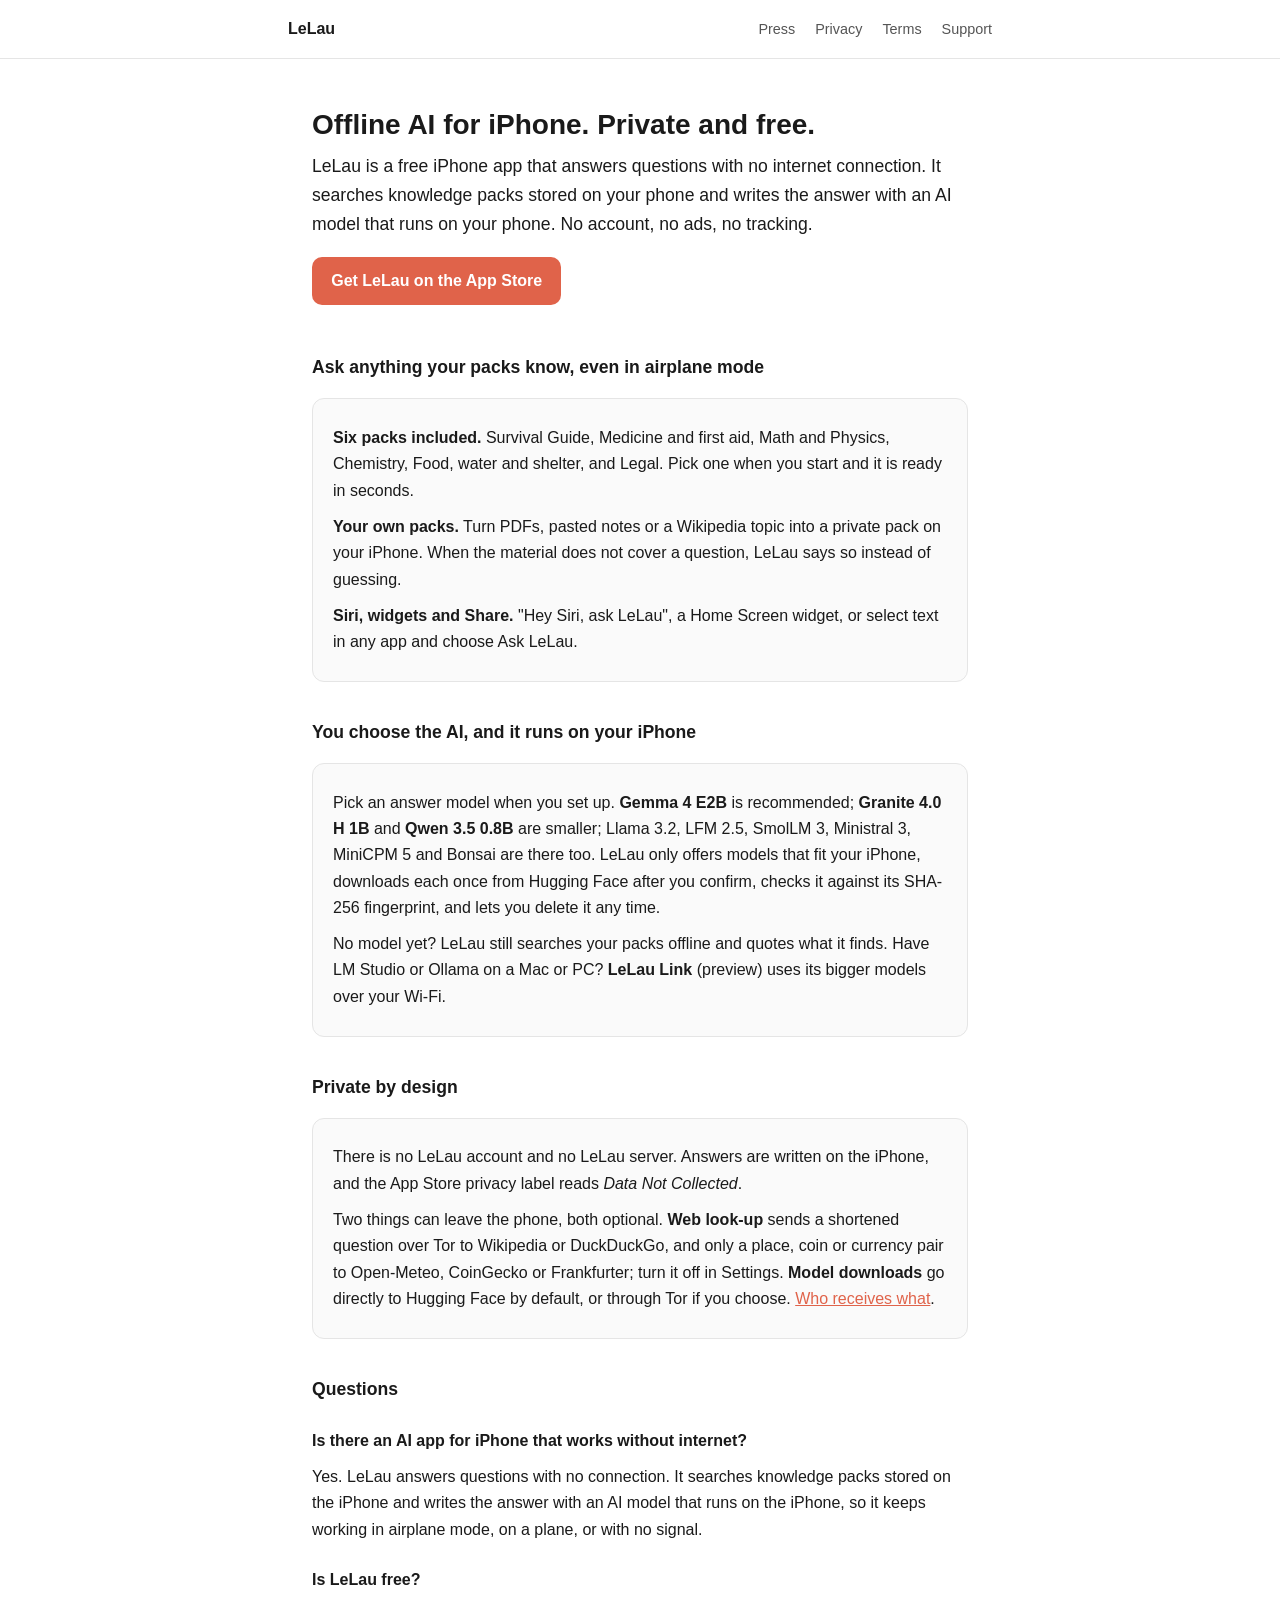
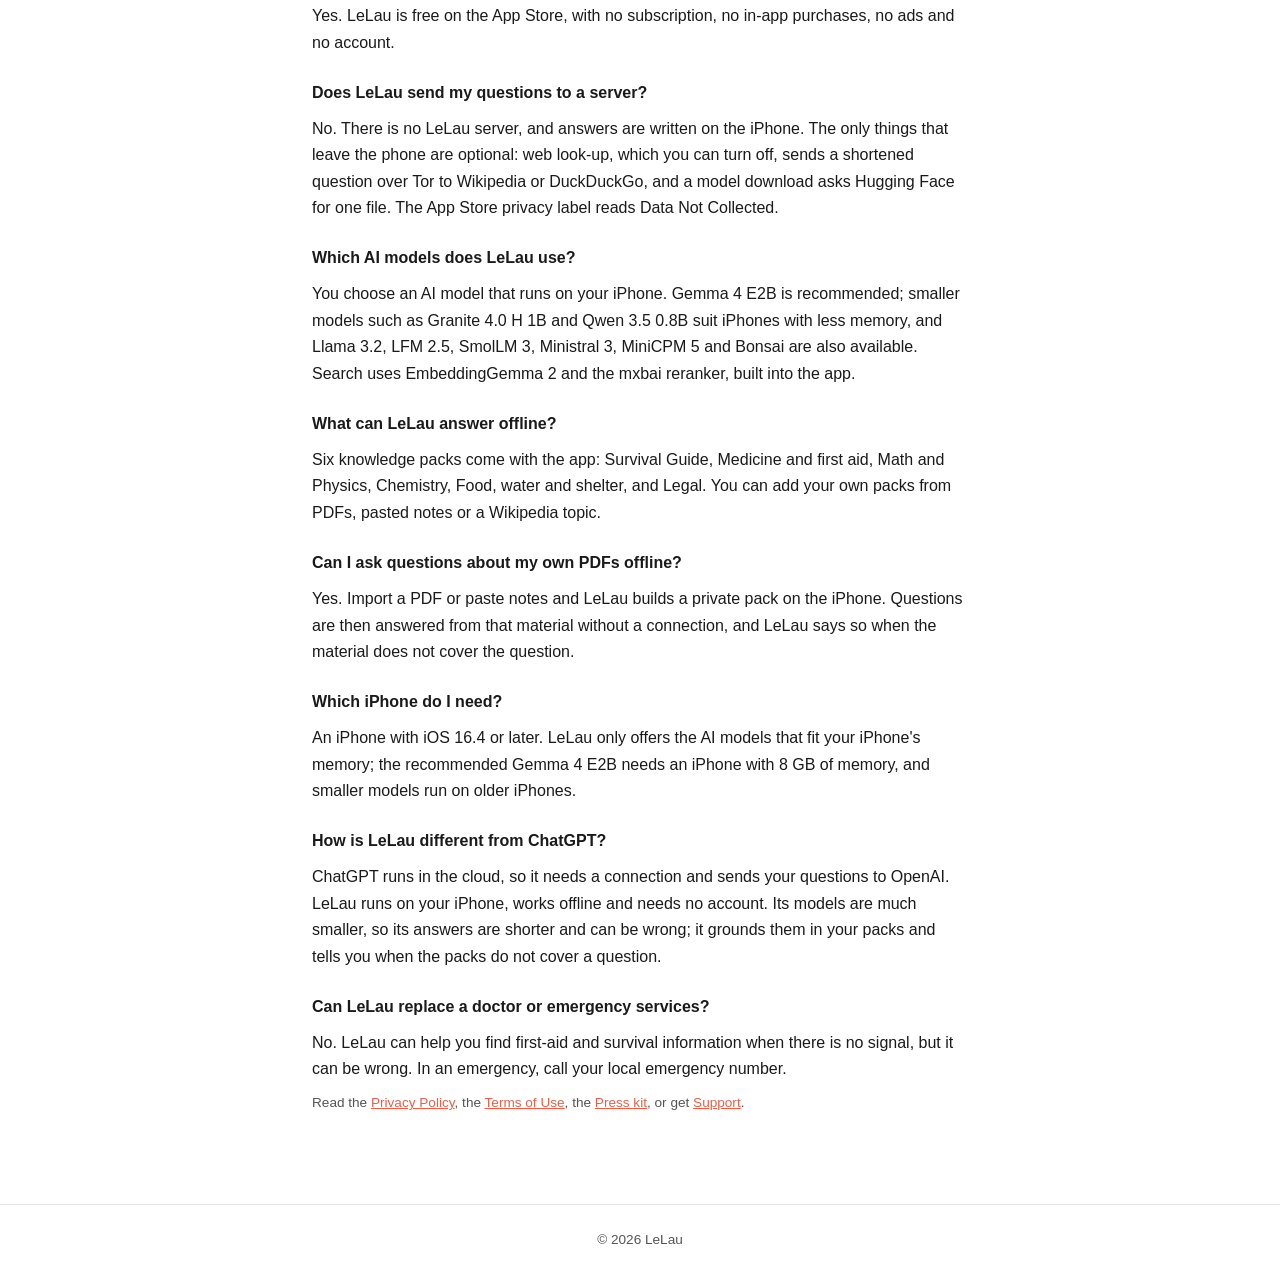
<file: index.html>
<!doctype html>
<html lang="en">
<head>
<meta charset="utf-8">
<meta name="viewport" content="width=device-width, initial-scale=1">
<title>LeLau: offline AI for iPhone, private and free</title>
<meta name="description" content="LeLau is a free iPhone app that answers questions with no internet connection. It searches knowledge packs on your phone and writes answers with an AI model that runs on the phone. No account, no ads, no tracking.">
<link rel="canonical" href="https://lelau.org/">
<meta name="apple-itunes-app" content="app-id=6782919899">
<meta property="og:type" content="website">
<meta property="og:title" content="LeLau: offline AI for iPhone">
<meta property="og:description" content="Ask your packs anything, even in airplane mode. A private AI that runs on your iPhone. Free, no account.">
<meta property="og:url" content="https://lelau.org/">
<meta property="og:image" content="https://lelau.org/press/lelau-icon-1024.png">
<meta name="twitter:card" content="summary">
<link rel="stylesheet" href="style.css">
<script type="application/ld+json">
{
  "@context": "https://schema.org",
  "@type": "MobileApplication",
  "name": "LeLau: Private Offline AI",
  "alternateName": "LeLau",
  "description": "A free iPhone app that answers questions with no internet connection, from knowledge packs stored on the phone, using an AI model that runs on the phone. No account, no ads, no analytics.",
  "operatingSystem": "iOS 16.4 or later",
  "applicationCategory": "UtilitiesApplication",
  "url": "https://lelau.org/",
  "downloadUrl": "https://apps.apple.com/app/id6782919899",
  "installUrl": "https://apps.apple.com/app/id6782919899",
  "sameAs": ["https://apps.apple.com/app/id6782919899"],
  "image": "https://lelau.org/press/lelau-icon-1024.png",
  "offers": { "@type": "Offer", "price": "0", "priceCurrency": "USD" },
  "author": { "@type": "Person", "name": "Leonardo Calancea" },
  "featureList": [
    "Works offline, including airplane mode",
    "Six knowledge packs included: survival, first aid and medicine, math and physics, chemistry, food and water, legal",
    "Build private packs from PDFs, notes or a Wikipedia topic",
    "Choose an on-device AI model such as Gemma 4, Granite 4.0, Qwen 3.5 or Llama 3.2",
    "No account, no ads, no analytics",
    "Optional web look-up over Tor",
    "Siri, widgets and the Share sheet"
  ]
}
</script>
<script type="application/ld+json">
{
  "@context": "https://schema.org",
  "@type": "FAQPage",
  "mainEntity": [
    { "@type": "Question", "name": "Is there an AI app for iPhone that works without internet?",
      "acceptedAnswer": { "@type": "Answer", "text": "Yes. LeLau answers questions with no connection. It searches knowledge packs stored on the iPhone and writes the answer with an AI model that runs on the iPhone, so it keeps working in airplane mode, on a plane, or with no signal." } },
    { "@type": "Question", "name": "Is LeLau free?",
      "acceptedAnswer": { "@type": "Answer", "text": "Yes. LeLau is free on the App Store, with no subscription, no in-app purchases, no ads and no account." } },
    { "@type": "Question", "name": "Does LeLau send my questions to a server?",
      "acceptedAnswer": { "@type": "Answer", "text": "No. There is no LeLau server, and answers are written on the iPhone. The only things that leave the phone are optional: web look-up, which you can turn off, sends a shortened question over Tor to Wikipedia or DuckDuckGo, and a model download asks Hugging Face for one file. The App Store privacy label reads Data Not Collected." } },
    { "@type": "Question", "name": "Which AI models does LeLau use?",
      "acceptedAnswer": { "@type": "Answer", "text": "You choose an AI model that runs on your iPhone. Gemma 4 E2B is recommended; smaller models such as Granite 4.0 H 1B and Qwen 3.5 0.8B suit iPhones with less memory, and Llama 3.2, LFM 2.5, SmolLM 3, Ministral 3, MiniCPM 5 and Bonsai are also available. Search uses EmbeddingGemma 2 and the mxbai reranker, built into the app." } },
    { "@type": "Question", "name": "What can LeLau answer offline?",
      "acceptedAnswer": { "@type": "Answer", "text": "Six knowledge packs come with the app: Survival Guide, Medicine and first aid, Math and Physics, Chemistry, Food, water and shelter, and Legal. You can add your own packs from PDFs, pasted notes or a Wikipedia topic." } },
    { "@type": "Question", "name": "Can I ask questions about my own PDFs offline?",
      "acceptedAnswer": { "@type": "Answer", "text": "Yes. Import a PDF or paste notes and LeLau builds a private pack on the iPhone. Questions are then answered from that material without a connection, and LeLau says so when the material does not cover the question." } },
    { "@type": "Question", "name": "Which iPhone do I need?",
      "acceptedAnswer": { "@type": "Answer", "text": "An iPhone with iOS 16.4 or later. LeLau only offers the AI models that fit your iPhone's memory; the recommended Gemma 4 E2B needs an iPhone with 8 GB of memory, and smaller models run on older iPhones." } },
    { "@type": "Question", "name": "How is LeLau different from ChatGPT?",
      "acceptedAnswer": { "@type": "Answer", "text": "ChatGPT runs in the cloud, so it needs a connection and sends your questions to OpenAI. LeLau runs on your iPhone, works offline and needs no account. Its models are much smaller, so its answers are shorter and can be wrong; it grounds them in your packs and tells you when the packs do not cover a question." } },
    { "@type": "Question", "name": "Can LeLau replace a doctor or emergency services?",
      "acceptedAnswer": { "@type": "Answer", "text": "No. LeLau can help you find first-aid and survival information when there is no signal, but it can be wrong. In an emergency, call your local emergency number." } }
  ]
}
</script>
</head>
<body>
<header class="site">
  <nav>
    <a class="brand" href="index.html">LeLau</a>
    <a href="press.html">Press</a>
    <a href="privacy.html">Privacy</a>
    <a href="terms.html">Terms</a>
    <a href="support.html">Support</a>
  </nav>
</header>
<main>
  <h1>Offline AI for iPhone. Private and free.</h1>
  <p class="lead">LeLau is a free iPhone app that answers questions with no internet connection. It searches knowledge packs stored on your phone and writes the answer with an AI model that runs on your phone. No account, no ads, no tracking.</p>
  <p><a class="button" href="https://apps.apple.com/app/id6782919899">Get LeLau on the App Store</a></p>

  <h2>Ask anything your packs know, even in airplane mode</h2>
  <div class="card">
    <p><strong>Six packs included.</strong> Survival Guide, Medicine and first aid, Math and Physics, Chemistry, Food, water and shelter, and Legal. Pick one when you start and it is ready in seconds.</p>
    <p><strong>Your own packs.</strong> Turn PDFs, pasted notes or a Wikipedia topic into a private pack on your iPhone. When the material does not cover a question, LeLau says so instead of guessing.</p>
    <p><strong>Siri, widgets and Share.</strong> "Hey Siri, ask LeLau", a Home Screen widget, or select text in any app and choose Ask LeLau.</p>
  </div>

  <h2>You choose the AI, and it runs on your iPhone</h2>
  <div class="card">
    <p>Pick an answer model when you set up. <strong>Gemma 4 E2B</strong> is recommended; <strong>Granite 4.0 H 1B</strong> and <strong>Qwen 3.5 0.8B</strong> are smaller; Llama 3.2, LFM 2.5, SmolLM 3, Ministral 3, MiniCPM 5 and Bonsai are there too. LeLau only offers models that fit your iPhone, downloads each once from Hugging Face after you confirm, checks it against its SHA-256 fingerprint, and lets you delete it any time.</p>
    <p>No model yet? LeLau still searches your packs offline and quotes what it finds. Have LM Studio or Ollama on a Mac or PC? <strong>LeLau Link</strong> (preview) uses its bigger models over your Wi-Fi.</p>
  </div>

  <h2>Private by design</h2>
  <div class="card">
    <p>There is no LeLau account and no LeLau server. Answers are written on the iPhone, and the App Store privacy label reads <em>Data Not Collected</em>.</p>
    <p>Two things can leave the phone, both optional. <strong>Web look-up</strong> sends a shortened question over Tor to Wikipedia or DuckDuckGo, and only a place, coin or currency pair to Open-Meteo, CoinGecko or Frankfurter; turn it off in Settings. <strong>Model downloads</strong> go directly to Hugging Face by default, or through Tor if you choose. <a href="privacy.html">Who receives what</a>.</p>
  </div>

  <h2>Questions</h2>
  <div class="faq">
    <h3>Is there an AI app for iPhone that works without internet?</h3>
    <p>Yes. LeLau answers questions with no connection. It searches knowledge packs stored on the iPhone and writes the answer with an AI model that runs on the iPhone, so it keeps working in airplane mode, on a plane, or with no signal.</p>
    <h3>Is LeLau free?</h3>
    <p>Yes. LeLau is free on the App Store, with no subscription, no in-app purchases, no ads and no account.</p>
    <h3>Does LeLau send my questions to a server?</h3>
    <p>No. There is no LeLau server, and answers are written on the iPhone. The only things that leave the phone are optional: web look-up, which you can turn off, sends a shortened question over Tor to Wikipedia or DuckDuckGo, and a model download asks Hugging Face for one file. The App Store privacy label reads Data Not Collected.</p>
    <h3>Which AI models does LeLau use?</h3>
    <p>You choose an AI model that runs on your iPhone. Gemma 4 E2B is recommended; smaller models such as Granite 4.0 H 1B and Qwen 3.5 0.8B suit iPhones with less memory, and Llama 3.2, LFM 2.5, SmolLM 3, Ministral 3, MiniCPM 5 and Bonsai are also available. Search uses EmbeddingGemma 2 and the mxbai reranker, built into the app.</p>
    <h3>What can LeLau answer offline?</h3>
    <p>Six knowledge packs come with the app: Survival Guide, Medicine and first aid, Math and Physics, Chemistry, Food, water and shelter, and Legal. You can add your own packs from PDFs, pasted notes or a Wikipedia topic.</p>
    <h3>Can I ask questions about my own PDFs offline?</h3>
    <p>Yes. Import a PDF or paste notes and LeLau builds a private pack on the iPhone. Questions are then answered from that material without a connection, and LeLau says so when the material does not cover the question.</p>
    <h3>Which iPhone do I need?</h3>
    <p>An iPhone with iOS 16.4 or later. LeLau only offers the AI models that fit your iPhone's memory; the recommended Gemma 4 E2B needs an iPhone with 8 GB of memory, and smaller models run on older iPhones.</p>
    <h3>How is LeLau different from ChatGPT?</h3>
    <p>ChatGPT runs in the cloud, so it needs a connection and sends your questions to OpenAI. LeLau runs on your iPhone, works offline and needs no account. Its models are much smaller, so its answers are shorter and can be wrong; it grounds them in your packs and tells you when the packs do not cover a question.</p>
    <h3>Can LeLau replace a doctor or emergency services?</h3>
    <p>No. LeLau can help you find first-aid and survival information when there is no signal, but it can be wrong. In an emergency, call your local emergency number.</p>
  </div>

  <!-- Email capture. The action is substituted by scripts/publish-site.sh;
       when no newsletter endpoint is configured the whole section is
       removed at publish time, so the page never shows a dead form. -->

  <p class="small muted">Read the <a href="privacy.html">Privacy Policy</a>, the <a href="terms.html">Terms of Use</a>, the <a href="press.html">Press kit</a>, or get <a href="support.html">Support</a>.</p>
</main>
<footer>&copy; 2026 LeLau</footer>
</body>
</html>
</file>
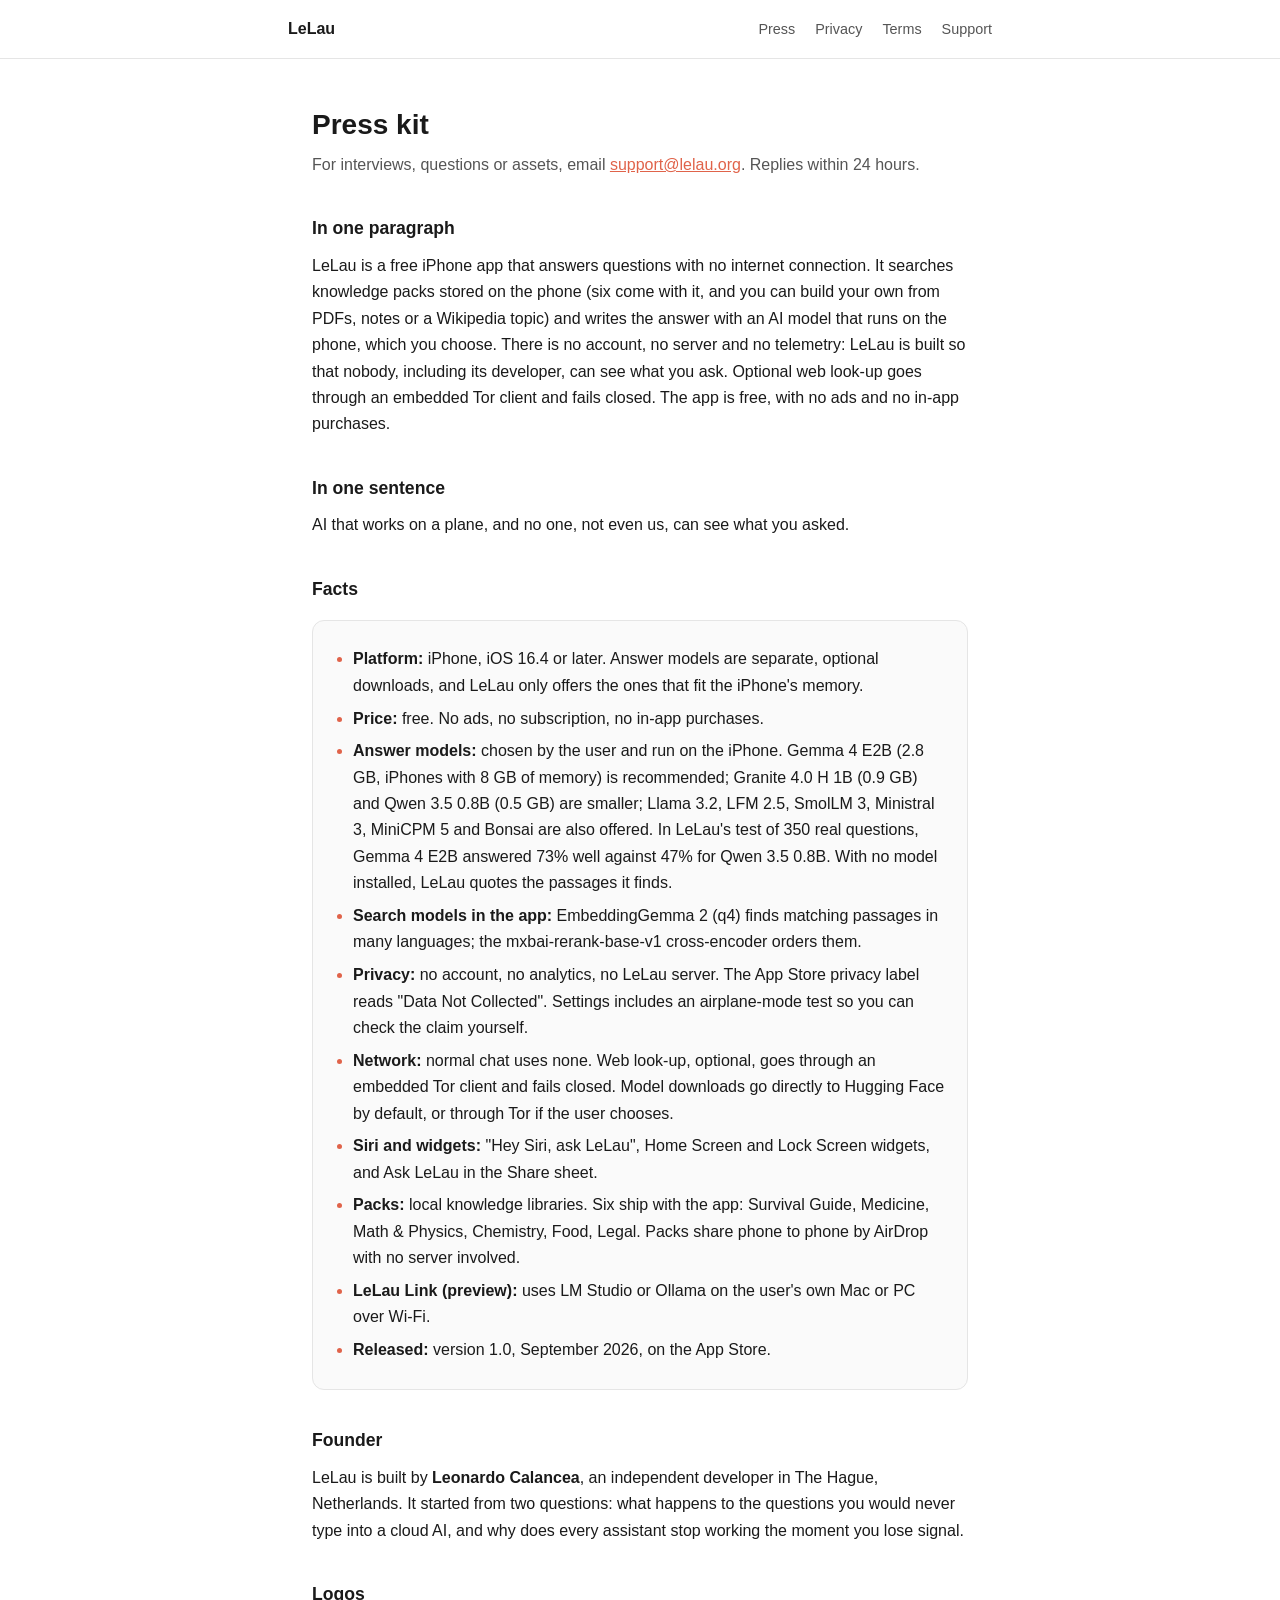
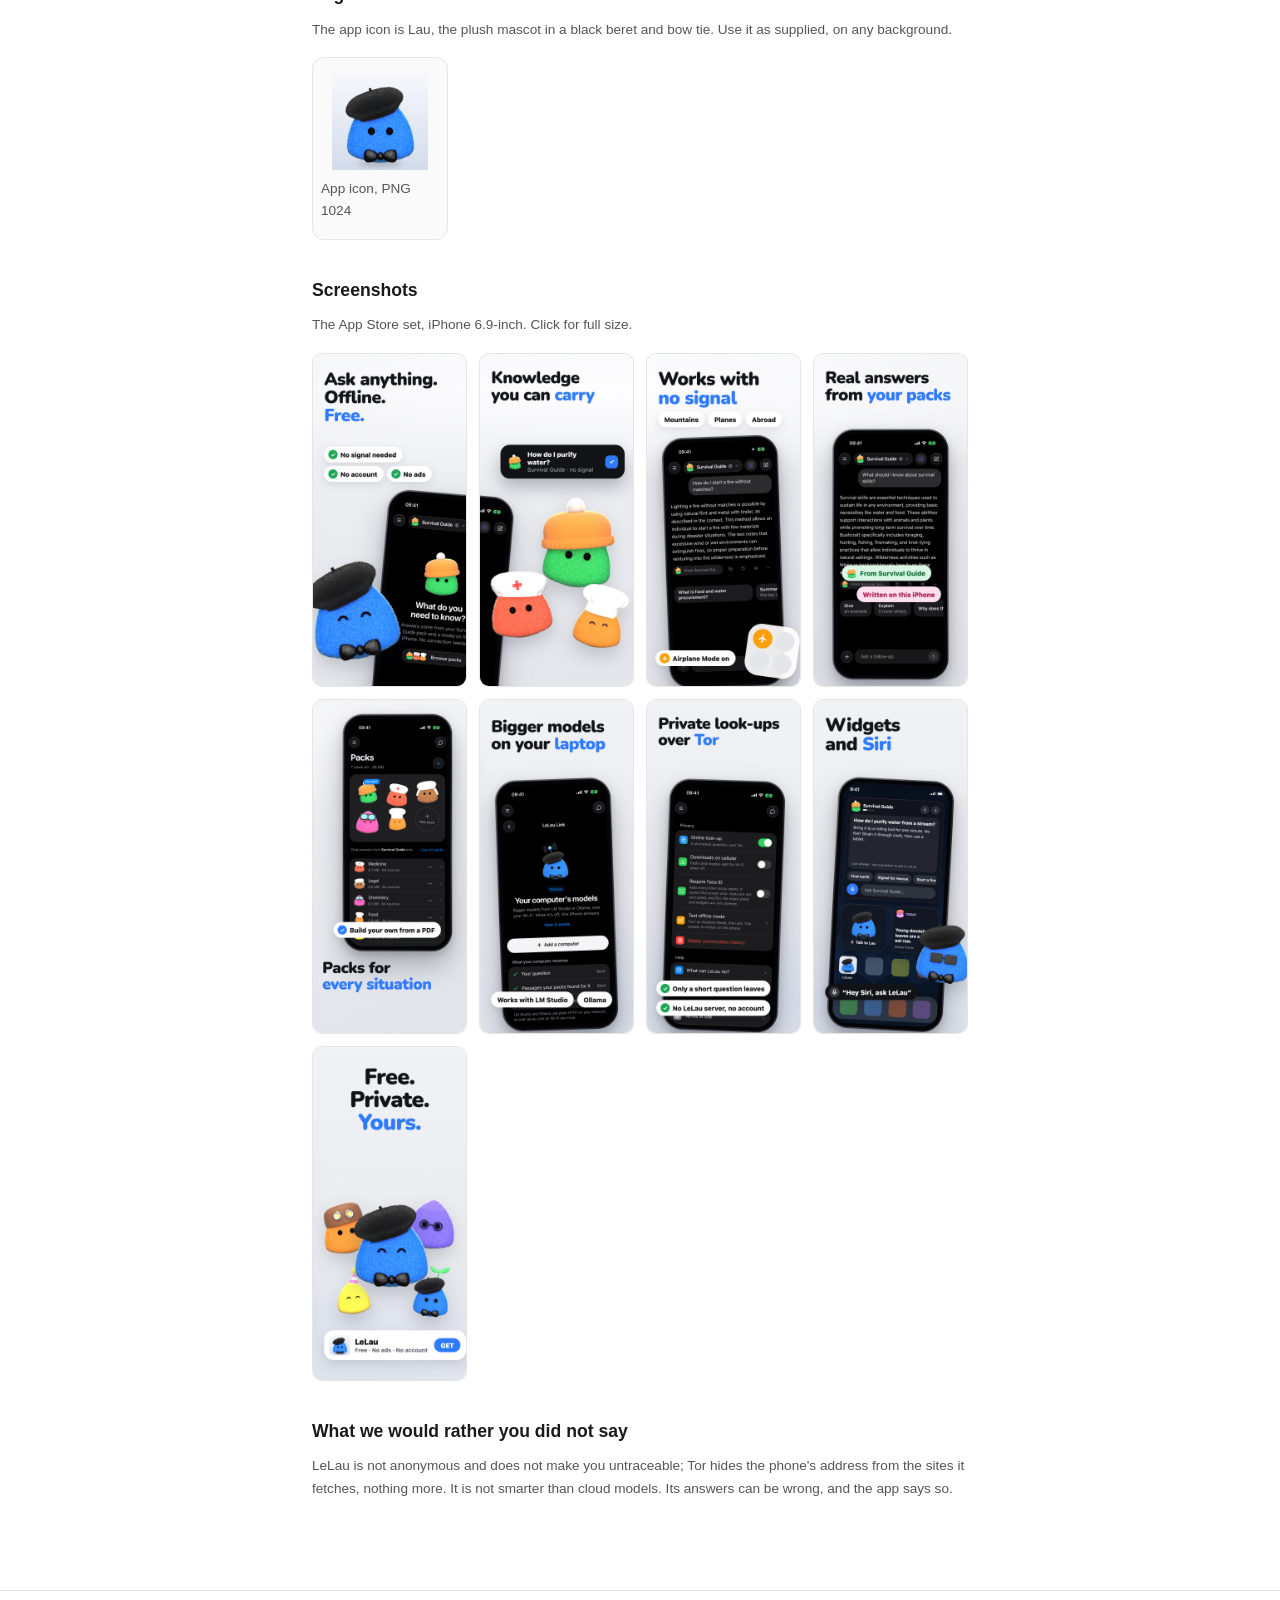
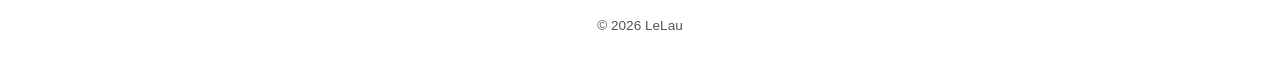
<file: press.html>
<!doctype html>
<html lang="en">
<head>
<meta charset="utf-8">
<meta name="viewport" content="width=device-width, initial-scale=1">
<title>LeLau — press kit</title>
<meta name="description" content="Press kit for LeLau, the private on-device AI for iPhone: description, facts, founder, logos and screenshots.">
<link rel="stylesheet" href="style.css">
</head>
<body>
<header class="site">
  <nav>
    <a class="brand" href="index.html">LeLau</a>
    <a href="press.html">Press</a>
    <a href="privacy.html">Privacy</a>
    <a href="terms.html">Terms</a>
    <a href="support.html">Support</a>
  </nav>
</header>
<main>
  <h1>Press kit</h1>
  <p class="muted">For interviews, questions or assets, email <a href="mailto:support@lelau.org">support@lelau.org</a>. Replies within 24 hours.</p>

  <h2>In one paragraph</h2>
  <p>LeLau is a free iPhone app that answers questions with no internet connection. It searches knowledge packs stored on the phone (six come with it, and you can build your own from PDFs, notes or a Wikipedia topic) and writes the answer with an AI model that runs on the phone, which you choose. There is no account, no server and no telemetry: LeLau is built so that nobody, including its developer, can see what you ask. Optional web look-up goes through an embedded Tor client and fails closed. The app is free, with no ads and no in-app purchases.</p>

  <h2>In one sentence</h2>
  <p>AI that works on a plane, and no one, not even us, can see what you asked.</p>

  <h2>Facts</h2>
  <div class="card">
    <ul>
      <li><strong>Platform:</strong> iPhone, iOS 16.4 or later. Answer models are separate, optional downloads, and LeLau only offers the ones that fit the iPhone's memory.</li>
      <li><strong>Price:</strong> free. No ads, no subscription, no in-app purchases.</li>
      <li><strong>Answer models:</strong> chosen by the user and run on the iPhone. Gemma 4 E2B (2.8 GB, iPhones with 8 GB of memory) is recommended; Granite 4.0 H 1B (0.9 GB) and Qwen 3.5 0.8B (0.5 GB) are smaller; Llama 3.2, LFM 2.5, SmolLM 3, Ministral 3, MiniCPM 5 and Bonsai are also offered. In LeLau's test of 350 real questions, Gemma 4 E2B answered 73% well against 47% for Qwen 3.5 0.8B. With no model installed, LeLau quotes the passages it finds.</li>
      <li><strong>Search models in the app:</strong> EmbeddingGemma 2 (q4) finds matching passages in many languages; the mxbai-rerank-base-v1 cross-encoder orders them.</li>
      <li><strong>Privacy:</strong> no account, no analytics, no LeLau server. The App Store privacy label reads "Data Not Collected". Settings includes an airplane-mode test so you can check the claim yourself.</li>
      <li><strong>Network:</strong> normal chat uses none. Web look-up, optional, goes through an embedded Tor client and fails closed. Model downloads go directly to Hugging Face by default, or through Tor if the user chooses.</li>
      <li><strong>Siri and widgets:</strong> "Hey Siri, ask LeLau", Home Screen and Lock Screen widgets, and Ask LeLau in the Share sheet.</li>
      <li><strong>Packs:</strong> local knowledge libraries. Six ship with the app: Survival Guide, Medicine, Math &amp; Physics, Chemistry, Food, Legal. Packs share phone to phone by AirDrop with no server involved.</li>
      <li><strong>LeLau Link (preview):</strong> uses LM Studio or Ollama on the user's own Mac or PC over Wi-Fi.</li>
      <li><strong>Released:</strong> version 1.0, September 2026, on the App Store.</li>
    </ul>
  </div>

  <h2>Founder</h2>
  <p>LeLau is built by <strong>Leonardo Calancea</strong>, an independent developer in The Hague, Netherlands. It started from two questions: what happens to the questions you would never type into a cloud AI, and why does every assistant stop working the moment you lose signal.</p>

  <h2>Logos</h2>
  <p class="small muted">The app icon is Lau, the plush mascot in a black beret and bow tie. Use it as supplied, on any background.</p>
  <div class="assets">
    <a class="asset" href="press/lelau-icon-1024.png" download><img src="press/lelau-icon-1024.png" alt="LeLau app icon: Lau in a black beret, 1024 pixel PNG" width="96" height="96"><span>App icon, PNG 1024</span></a>
  </div>

  <h2>Screenshots</h2>
  <p class="small muted">The App Store set, iPhone 6.9-inch. Click for full size.</p>
  <div class="shots">
    <a href="press/screenshot-1.jpg"><img src="press/screenshot-1.jpg" alt="Ask anything. Offline. Free. Lau and the pack mascots on the home screen" loading="lazy"></a>
    <a href="press/screenshot-2.jpg"><img src="press/screenshot-2.jpg" alt="Knowledge you can carry: a question answered from the Survival Guide pack with no signal" loading="lazy"></a>
    <a href="press/screenshot-3.jpg"><img src="press/screenshot-3.jpg" alt="Works with no signal: an answer written on the phone in airplane mode" loading="lazy"></a>
    <a href="press/screenshot-4.jpg"><img src="press/screenshot-4.jpg" alt="Real answers from your packs: the answer names the pack it came from" loading="lazy"></a>
    <a href="press/screenshot-5.jpg"><img src="press/screenshot-5.jpg" alt="Packs for every situation: the packs list, and building your own from a PDF" loading="lazy"></a>
    <a href="press/screenshot-6.jpg"><img src="press/screenshot-6.jpg" alt="Bigger models on your laptop: LeLau Link with LM Studio or Ollama" loading="lazy"></a>
    <a href="press/screenshot-7.jpg"><img src="press/screenshot-7.jpg" alt="Private look-ups over Tor: only a short question leaves, with no LeLau server or account" loading="lazy"></a>
    <a href="press/screenshot-8.jpg"><img src="press/screenshot-8.jpg" alt="Widgets and Siri: Home Screen widgets and Hey Siri, ask LeLau" loading="lazy"></a>
    <a href="press/screenshot-9.jpg"><img src="press/screenshot-9.jpg" alt="Free. Private. Yours. No ads, no account" loading="lazy"></a>
  </div>

  <h2>What we would rather you did not say</h2>
  <p class="small muted">LeLau is not anonymous and does not make you untraceable; Tor hides the phone's address from the sites it fetches, nothing more. It is not smarter than cloud models. Its answers can be wrong, and the app says so.</p>
</main>
<footer>&copy; 2026 LeLau</footer>
</body>
</html>
</file>
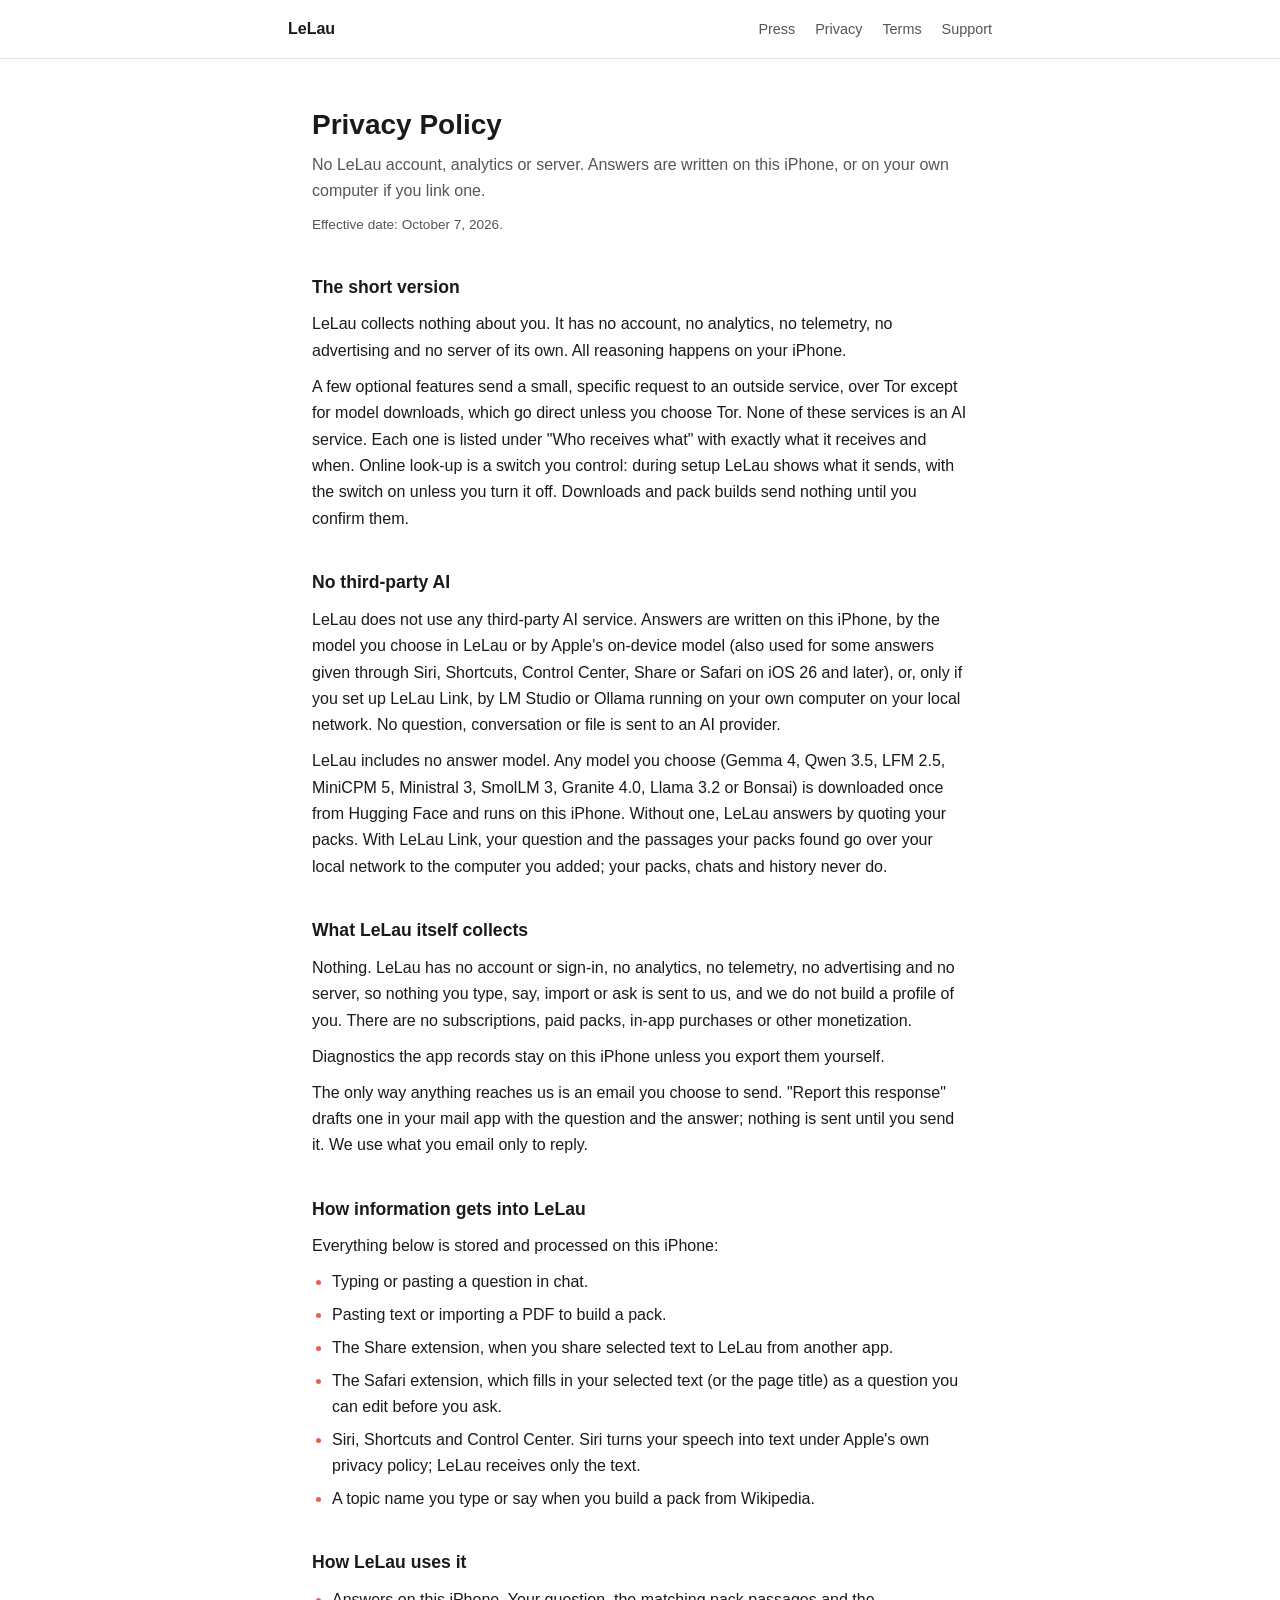
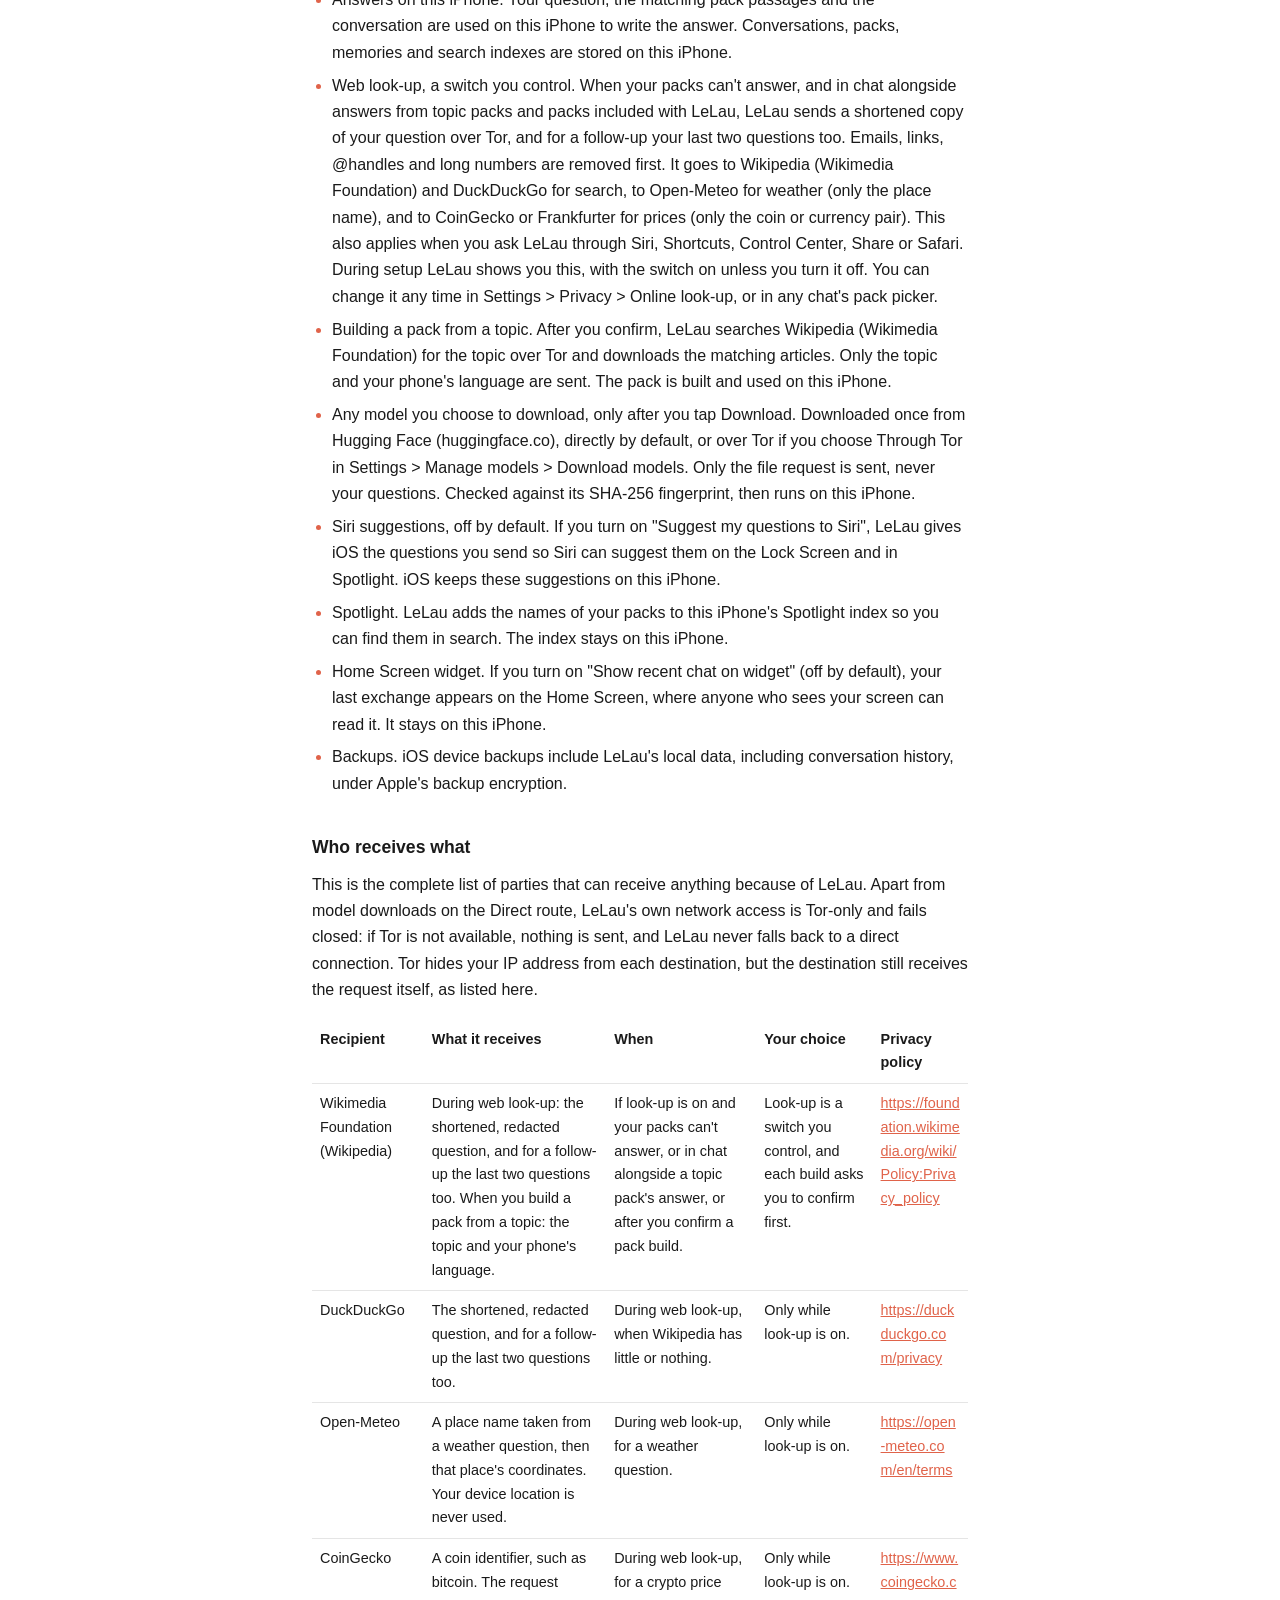
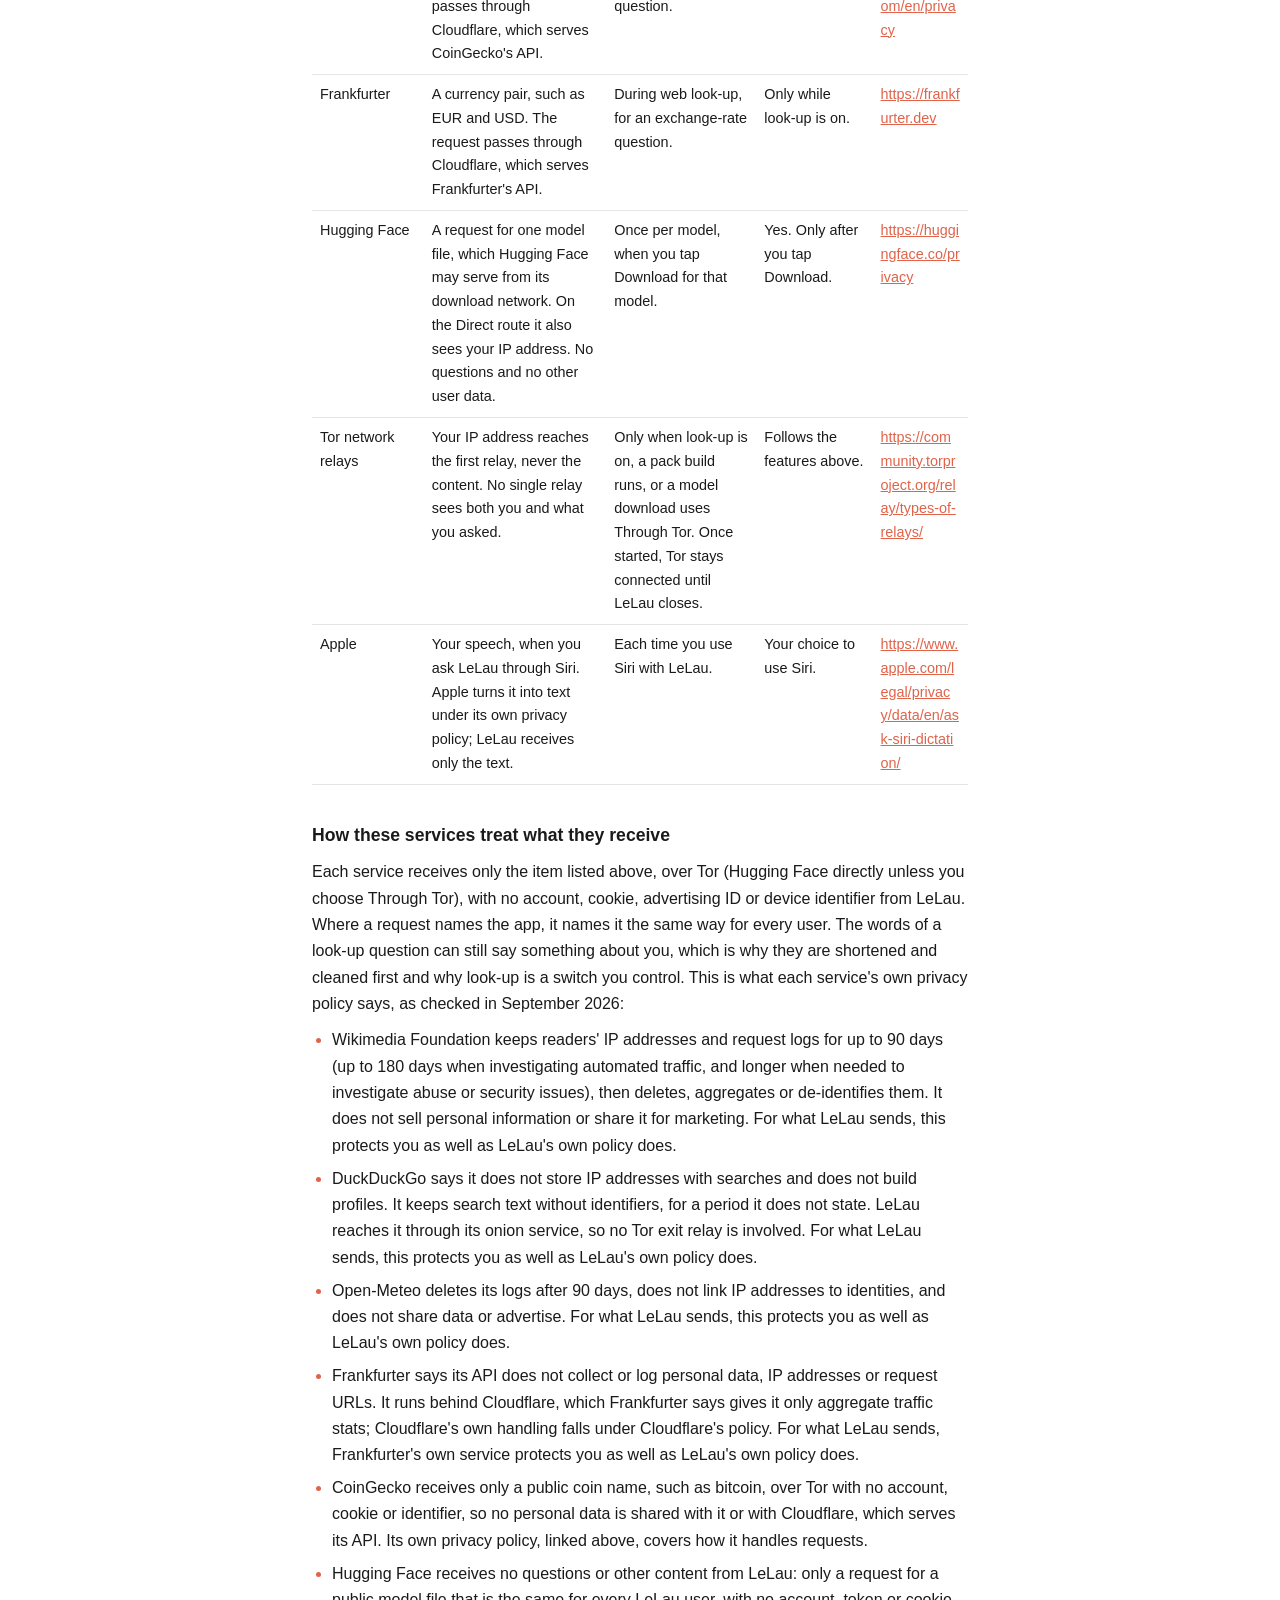
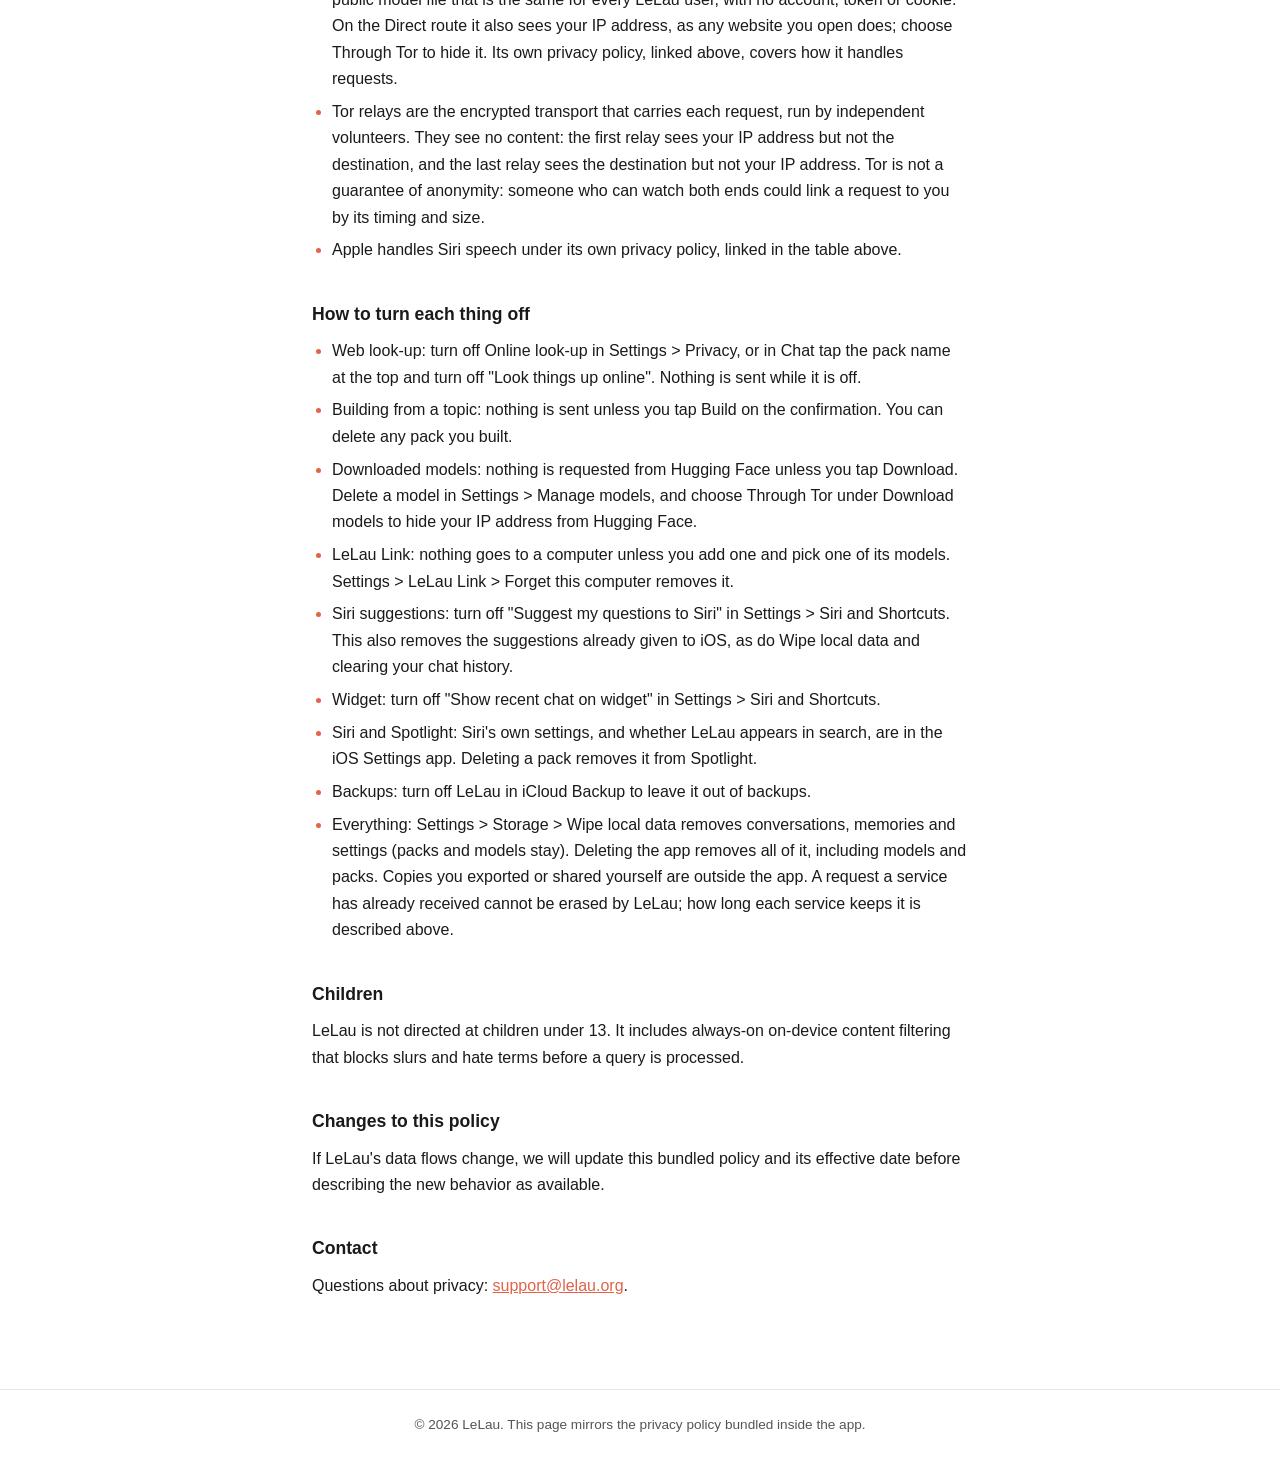
<file: privacy.html>
<!doctype html>
<html lang="en">
<head>
<meta charset="utf-8">
<meta name="viewport" content="width=device-width, initial-scale=1">
<title>Privacy Policy - LeLau</title>
<link rel="stylesheet" href="style.css">
<style>
  .recipients { width: 100%; border-collapse: collapse; font-size: 0.9rem; margin: 1rem 0; }
  .recipients th, .recipients td { text-align: left; vertical-align: top; padding: 0.5rem; border-bottom: 1px solid var(--border); }
  .recipients a { word-break: break-all; }
  @media (max-width: 40rem) {
    .recipients thead { display: none; }
    .recipients tr { display: block; border: 1px solid var(--border); border-radius: 12px; margin: 0.75rem 0; padding: 0.25rem 0; }
    .recipients td { display: block; border: 0; padding: 0.2rem 0.75rem; }
    .recipients td::before { content: attr(data-label) ": "; color: var(--muted); }
    .recipients td:first-child::before { content: none; }
    .recipients td:first-child { font-weight: 600; }
  }
</style>
</head>
<body>
<header class="site">
  <nav>
    <a class="brand" href="index.html">LeLau</a>
    <a href="press.html">Press</a>
    <a href="privacy.html">Privacy</a>
    <a href="terms.html">Terms</a>
    <a href="support.html">Support</a>
  </nav>
</header>
<main>
  <h1>Privacy Policy</h1>
  <p class="muted">No LeLau account, analytics or server. Answers are written on this iPhone, or on your own computer if you link one.</p>
  <p class="muted small">Effective date: October 7, 2026.</p>

  <h2>The short version</h2>
  <p>LeLau collects nothing about you. It has no account, no analytics, no telemetry, no advertising and no server of its own. All reasoning happens on your iPhone.</p>
  <p>A few optional features send a small, specific request to an outside service, over Tor except for model downloads, which go direct unless you choose Tor. None of these services is an AI service. Each one is listed under "Who receives what" with exactly what it receives and when. Online look-up is a switch you control: during setup LeLau shows what it sends, with the switch on unless you turn it off. Downloads and pack builds send nothing until you confirm them.</p>

  <h2>No third-party AI</h2>
  <p>LeLau does not use any third-party AI service. Answers are written on this iPhone, by the model you choose in LeLau or by Apple's on-device model (also used for some answers given through Siri, Shortcuts, Control Center, Share or Safari on iOS 26 and later), or, only if you set up LeLau Link, by LM Studio or Ollama running on your own computer on your local network. No question, conversation or file is sent to an AI provider.</p>
  <p>LeLau includes no answer model. Any model you choose (Gemma 4, Qwen 3.5, LFM 2.5, MiniCPM 5, Ministral 3, SmolLM 3, Granite 4.0, Llama 3.2 or Bonsai) is downloaded once from Hugging Face and runs on this iPhone. Without one, LeLau answers by quoting your packs. With LeLau Link, your question and the passages your packs found go over your local network to the computer you added; your packs, chats and history never do.</p>

  <h2>What LeLau itself collects</h2>
  <p>Nothing. LeLau has no account or sign-in, no analytics, no telemetry, no advertising and no server, so nothing you type, say, import or ask is sent to us, and we do not build a profile of you. There are no subscriptions, paid packs, in-app purchases or other monetization.</p>
  <p>Diagnostics the app records stay on this iPhone unless you export them yourself.</p>
  <p>The only way anything reaches us is an email you choose to send. "Report this response" drafts one in your mail app with the question and the answer; nothing is sent until you send it. We use what you email only to reply.</p>

  <h2>How information gets into LeLau</h2>
  <p>Everything below is stored and processed on this iPhone:</p>
  <ul>
    <li>Typing or pasting a question in chat.</li>
    <li>Pasting text or importing a PDF to build a pack.</li>
    <li>The Share extension, when you share selected text to LeLau from another app.</li>
    <li>The Safari extension, which fills in your selected text (or the page title) as a question you can edit before you ask.</li>
    <li>Siri, Shortcuts and Control Center. Siri turns your speech into text under Apple's own privacy policy; LeLau receives only the text.</li>
    <li>A topic name you type or say when you build a pack from Wikipedia.</li>
  </ul>

  <h2>How LeLau uses it</h2>
  <ul>
    <li>Answers on this iPhone. Your question, the matching pack passages and the conversation are used on this iPhone to write the answer. Conversations, packs, memories and search indexes are stored on this iPhone.</li>
    <li>Web look-up, a switch you control. When your packs can't answer, and in chat alongside answers from topic packs and packs included with LeLau, LeLau sends a shortened copy of your question over Tor, and for a follow-up your last two questions too. Emails, links, @handles and long numbers are removed first. It goes to Wikipedia (Wikimedia Foundation) and DuckDuckGo for search, to Open-Meteo for weather (only the place name), and to CoinGecko or Frankfurter for prices (only the coin or currency pair). This also applies when you ask LeLau through Siri, Shortcuts, Control Center, Share or Safari. During setup LeLau shows you this, with the switch on unless you turn it off. You can change it any time in Settings &gt; Privacy &gt; Online look-up, or in any chat's pack picker.</li>
    <li>Building a pack from a topic. After you confirm, LeLau searches Wikipedia (Wikimedia Foundation) for the topic over Tor and downloads the matching articles. Only the topic and your phone's language are sent. The pack is built and used on this iPhone.</li>
    <li>Any model you choose to download, only after you tap Download. Downloaded once from Hugging Face (huggingface.co), directly by default, or over Tor if you choose Through Tor in Settings &gt; Manage models &gt; Download models. Only the file request is sent, never your questions. Checked against its SHA-256 fingerprint, then runs on this iPhone.</li>
    <li>Siri suggestions, off by default. If you turn on "Suggest my questions to Siri", LeLau gives iOS the questions you send so Siri can suggest them on the Lock Screen and in Spotlight. iOS keeps these suggestions on this iPhone.</li>
    <li>Spotlight. LeLau adds the names of your packs to this iPhone's Spotlight index so you can find them in search. The index stays on this iPhone.</li>
    <li>Home Screen widget. If you turn on "Show recent chat on widget" (off by default), your last exchange appears on the Home Screen, where anyone who sees your screen can read it. It stays on this iPhone.</li>
    <li>Backups. iOS device backups include LeLau's local data, including conversation history, under Apple's backup encryption.</li>
  </ul>

  <h2>Who receives what</h2>
  <p>This is the complete list of parties that can receive anything because of LeLau. Apart from model downloads on the Direct route, LeLau's own network access is Tor-only and fails closed: if Tor is not available, nothing is sent, and LeLau never falls back to a direct connection. Tor hides your IP address from each destination, but the destination still receives the request itself, as listed here.</p>
  <table class="recipients">
    <thead><tr><th>Recipient</th><th>What it receives</th><th>When</th><th>Your choice</th><th>Privacy policy</th></tr></thead>
    <tbody>
      <tr><td>Wikimedia Foundation (Wikipedia)</td><td data-label="Receives">During web look-up: the shortened, redacted question, and for a follow-up the last two questions too. When you build a pack from a topic: the topic and your phone's language.</td><td data-label="When">If look-up is on and your packs can't answer, or in chat alongside a topic pack's answer, or after you confirm a pack build.</td><td data-label="Your choice">Look-up is a switch you control, and each build asks you to confirm first.</td><td data-label="Privacy policy"><a href="https://foundation.wikimedia.org/wiki/Policy:Privacy_policy">https://foundation.wikimedia.org/wiki/Policy:Privacy_policy</a></td></tr>
      <tr><td>DuckDuckGo</td><td data-label="Receives">The shortened, redacted question, and for a follow-up the last two questions too.</td><td data-label="When">During web look-up, when Wikipedia has little or nothing.</td><td data-label="Your choice">Only while look-up is on.</td><td data-label="Privacy policy"><a href="https://duckduckgo.com/privacy">https://duckduckgo.com/privacy</a></td></tr>
      <tr><td>Open-Meteo</td><td data-label="Receives">A place name taken from a weather question, then that place's coordinates. Your device location is never used.</td><td data-label="When">During web look-up, for a weather question.</td><td data-label="Your choice">Only while look-up is on.</td><td data-label="Privacy policy"><a href="https://open-meteo.com/en/terms">https://open-meteo.com/en/terms</a></td></tr>
      <tr><td>CoinGecko</td><td data-label="Receives">A coin identifier, such as bitcoin. The request passes through Cloudflare, which serves CoinGecko's API.</td><td data-label="When">During web look-up, for a crypto price question.</td><td data-label="Your choice">Only while look-up is on.</td><td data-label="Privacy policy"><a href="https://www.coingecko.com/en/privacy">https://www.coingecko.com/en/privacy</a></td></tr>
      <tr><td>Frankfurter</td><td data-label="Receives">A currency pair, such as EUR and USD. The request passes through Cloudflare, which serves Frankfurter's API.</td><td data-label="When">During web look-up, for an exchange-rate question.</td><td data-label="Your choice">Only while look-up is on.</td><td data-label="Privacy policy"><a href="https://frankfurter.dev">https://frankfurter.dev</a></td></tr>
      <tr><td>Hugging Face</td><td data-label="Receives">A request for one model file, which Hugging Face may serve from its download network. On the Direct route it also sees your IP address. No questions and no other user data.</td><td data-label="When">Once per model, when you tap Download for that model.</td><td data-label="Your choice">Yes. Only after you tap Download.</td><td data-label="Privacy policy"><a href="https://huggingface.co/privacy">https://huggingface.co/privacy</a></td></tr>
      <tr><td>Tor network relays</td><td data-label="Receives">Your IP address reaches the first relay, never the content. No single relay sees both you and what you asked.</td><td data-label="When">Only when look-up is on, a pack build runs, or a model download uses Through Tor. Once started, Tor stays connected until LeLau closes.</td><td data-label="Your choice">Follows the features above.</td><td data-label="Privacy policy"><a href="https://community.torproject.org/relay/types-of-relays/">https://community.torproject.org/relay/types-of-relays/</a></td></tr>
      <tr><td>Apple</td><td data-label="Receives">Your speech, when you ask LeLau through Siri. Apple turns it into text under its own privacy policy; LeLau receives only the text.</td><td data-label="When">Each time you use Siri with LeLau.</td><td data-label="Your choice">Your choice to use Siri.</td><td data-label="Privacy policy"><a href="https://www.apple.com/legal/privacy/data/en/ask-siri-dictation/">https://www.apple.com/legal/privacy/data/en/ask-siri-dictation/</a></td></tr>
    </tbody>
  </table>

  <h2>How these services treat what they receive</h2>
  <p>Each service receives only the item listed above, over Tor (Hugging Face directly unless you choose Through Tor), with no account, cookie, advertising ID or device identifier from LeLau. Where a request names the app, it names it the same way for every user. The words of a look-up question can still say something about you, which is why they are shortened and cleaned first and why look-up is a switch you control. This is what each service's own privacy policy says, as checked in September 2026:</p>
  <ul>
    <li>Wikimedia Foundation keeps readers' IP addresses and request logs for up to 90 days (up to 180 days when investigating automated traffic, and longer when needed to investigate abuse or security issues), then deletes, aggregates or de-identifies them. It does not sell personal information or share it for marketing. For what LeLau sends, this protects you as well as LeLau's own policy does.</li>
    <li>DuckDuckGo says it does not store IP addresses with searches and does not build profiles. It keeps search text without identifiers, for a period it does not state. LeLau reaches it through its onion service, so no Tor exit relay is involved. For what LeLau sends, this protects you as well as LeLau's own policy does.</li>
    <li>Open-Meteo deletes its logs after 90 days, does not link IP addresses to identities, and does not share data or advertise. For what LeLau sends, this protects you as well as LeLau's own policy does.</li>
    <li>Frankfurter says its API does not collect or log personal data, IP addresses or request URLs. It runs behind Cloudflare, which Frankfurter says gives it only aggregate traffic stats; Cloudflare's own handling falls under Cloudflare's policy. For what LeLau sends, Frankfurter's own service protects you as well as LeLau's own policy does.</li>
    <li>CoinGecko receives only a public coin name, such as bitcoin, over Tor with no account, cookie or identifier, so no personal data is shared with it or with Cloudflare, which serves its API. Its own privacy policy, linked above, covers how it handles requests.</li>
    <li>Hugging Face receives no questions or other content from LeLau: only a request for a public model file that is the same for every LeLau user, with no account, token or cookie. On the Direct route it also sees your IP address, as any website you open does; choose Through Tor to hide it. Its own privacy policy, linked above, covers how it handles requests.</li>
    <li>Tor relays are the encrypted transport that carries each request, run by independent volunteers. They see no content: the first relay sees your IP address but not the destination, and the last relay sees the destination but not your IP address. Tor is not a guarantee of anonymity: someone who can watch both ends could link a request to you by its timing and size.</li>
    <li>Apple handles Siri speech under its own privacy policy, linked in the table above.</li>
  </ul>

  <h2>How to turn each thing off</h2>
  <ul>
    <li>Web look-up: turn off Online look-up in Settings &gt; Privacy, or in Chat tap the pack name at the top and turn off "Look things up online". Nothing is sent while it is off.</li>
    <li>Building from a topic: nothing is sent unless you tap Build on the confirmation. You can delete any pack you built.</li>
    <li>Downloaded models: nothing is requested from Hugging Face unless you tap Download. Delete a model in Settings &gt; Manage models, and choose Through Tor under Download models to hide your IP address from Hugging Face.</li>
    <li>LeLau Link: nothing goes to a computer unless you add one and pick one of its models. Settings &gt; LeLau Link &gt; Forget this computer removes it.</li>
    <li>Siri suggestions: turn off "Suggest my questions to Siri" in Settings &gt; Siri and Shortcuts. This also removes the suggestions already given to iOS, as do Wipe local data and clearing your chat history.</li>
    <li>Widget: turn off "Show recent chat on widget" in Settings &gt; Siri and Shortcuts.</li>
    <li>Siri and Spotlight: Siri's own settings, and whether LeLau appears in search, are in the iOS Settings app. Deleting a pack removes it from Spotlight.</li>
    <li>Backups: turn off LeLau in iCloud Backup to leave it out of backups.</li>
    <li>Everything: Settings &gt; Storage &gt; Wipe local data removes conversations, memories and settings (packs and models stay). Deleting the app removes all of it, including models and packs. Copies you exported or shared yourself are outside the app. A request a service has already received cannot be erased by LeLau; how long each service keeps it is described above.</li>
  </ul>

  <h2>Children</h2>
  <p>LeLau is not directed at children under 13. It includes always-on on-device content filtering that blocks slurs and hate terms before a query is processed.</p>

  <h2>Changes to this policy</h2>
  <p>If LeLau's data flows change, we will update this bundled policy and its effective date before describing the new behavior as available.</p>

  <h2>Contact</h2>
  <p>Questions about privacy: <a href="mailto:support@lelau.org">support@lelau.org</a>.</p>
</main>
<footer>&copy; 2026 LeLau. This page mirrors the privacy policy bundled inside the app.</footer>
</body>
</html>
</file>
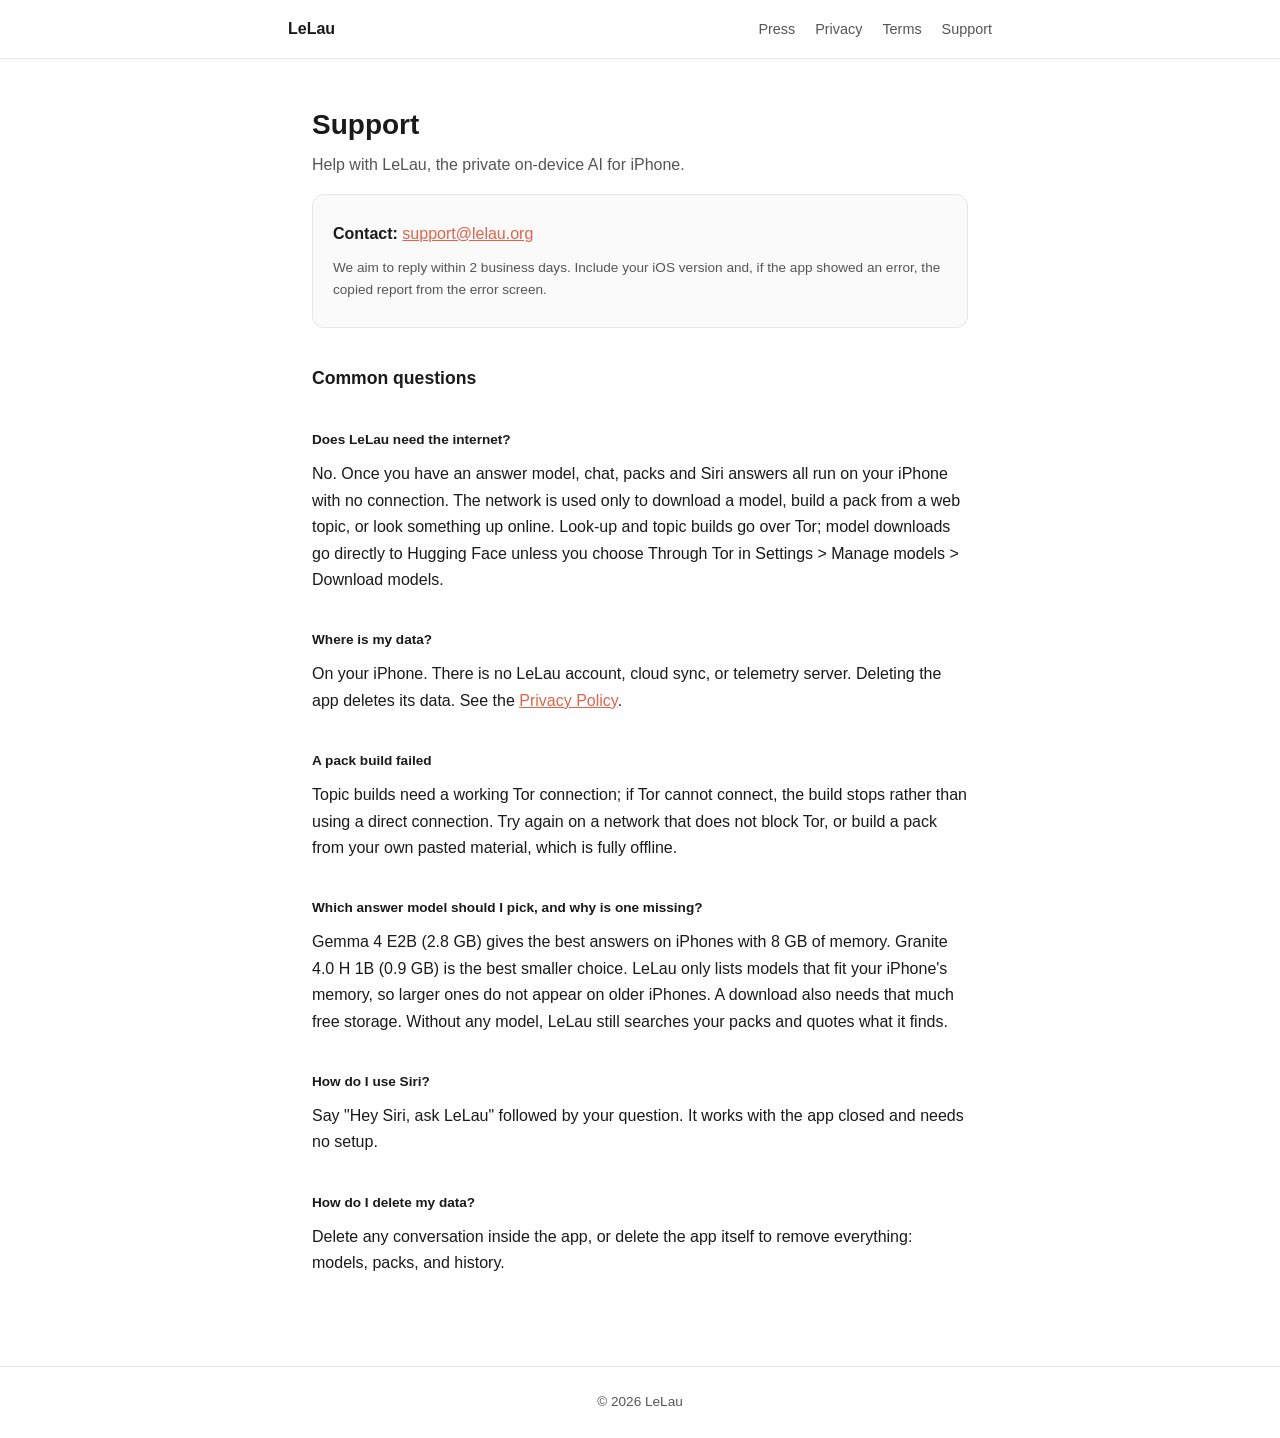
<file: support.html>
<!doctype html>
<html lang="en">
<head>
<meta charset="utf-8">
<meta name="viewport" content="width=device-width, initial-scale=1">
<title>Support — LeLau</title>
<link rel="stylesheet" href="style.css">
</head>
<body>
<header class="site">
  <nav>
    <a class="brand" href="index.html">LeLau</a>
    <a href="press.html">Press</a>
    <a href="privacy.html">Privacy</a>
    <a href="terms.html">Terms</a>
    <a href="support.html">Support</a>
  </nav>
</header>
<main>
  <h1>Support</h1>
  <p class="muted">Help with LeLau, the private on-device AI for iPhone.</p>

  <div class="card">
    <p><strong>Contact:</strong> <a href="mailto:support@lelau.org">support@lelau.org</a></p>
    <p class="small muted">We aim to reply within 2 business days. Include your iOS version and, if the app showed an error, the copied report from the error screen.</p>
  </div>

  <h2>Common questions</h2>

  <h2 class="small">Does LeLau need the internet?</h2>
  <p>No. Once you have an answer model, chat, packs and Siri answers all run on your iPhone with no connection. The network is used only to download a model, build a pack from a web topic, or look something up online. Look-up and topic builds go over Tor; model downloads go directly to Hugging Face unless you choose Through Tor in Settings &gt; Manage models &gt; Download models.</p>

  <h2 class="small">Where is my data?</h2>
  <p>On your iPhone. There is no LeLau account, cloud sync, or telemetry server. Deleting the app deletes its data. See the <a href="privacy.html">Privacy Policy</a>.</p>

  <h2 class="small">A pack build failed</h2>
  <p>Topic builds need a working Tor connection; if Tor cannot connect, the build stops rather than using a direct connection. Try again on a network that does not block Tor, or build a pack from your own pasted material, which is fully offline.</p>

  <h2 class="small">Which answer model should I pick, and why is one missing?</h2>
  <p>Gemma 4 E2B (2.8 GB) gives the best answers on iPhones with 8 GB of memory. Granite 4.0 H 1B (0.9 GB) is the best smaller choice. LeLau only lists models that fit your iPhone's memory, so larger ones do not appear on older iPhones. A download also needs that much free storage. Without any model, LeLau still searches your packs and quotes what it finds.</p>

  <h2 class="small">How do I use Siri?</h2>
  <p>Say "Hey Siri, ask LeLau" followed by your question. It works with the app closed and needs no setup.</p>

  <h2 class="small">How do I delete my data?</h2>
  <p>Delete any conversation inside the app, or delete the app itself to remove everything: models, packs, and history.</p>
</main>
<footer>&copy; 2026 LeLau</footer>
</body>
</html>
</file>
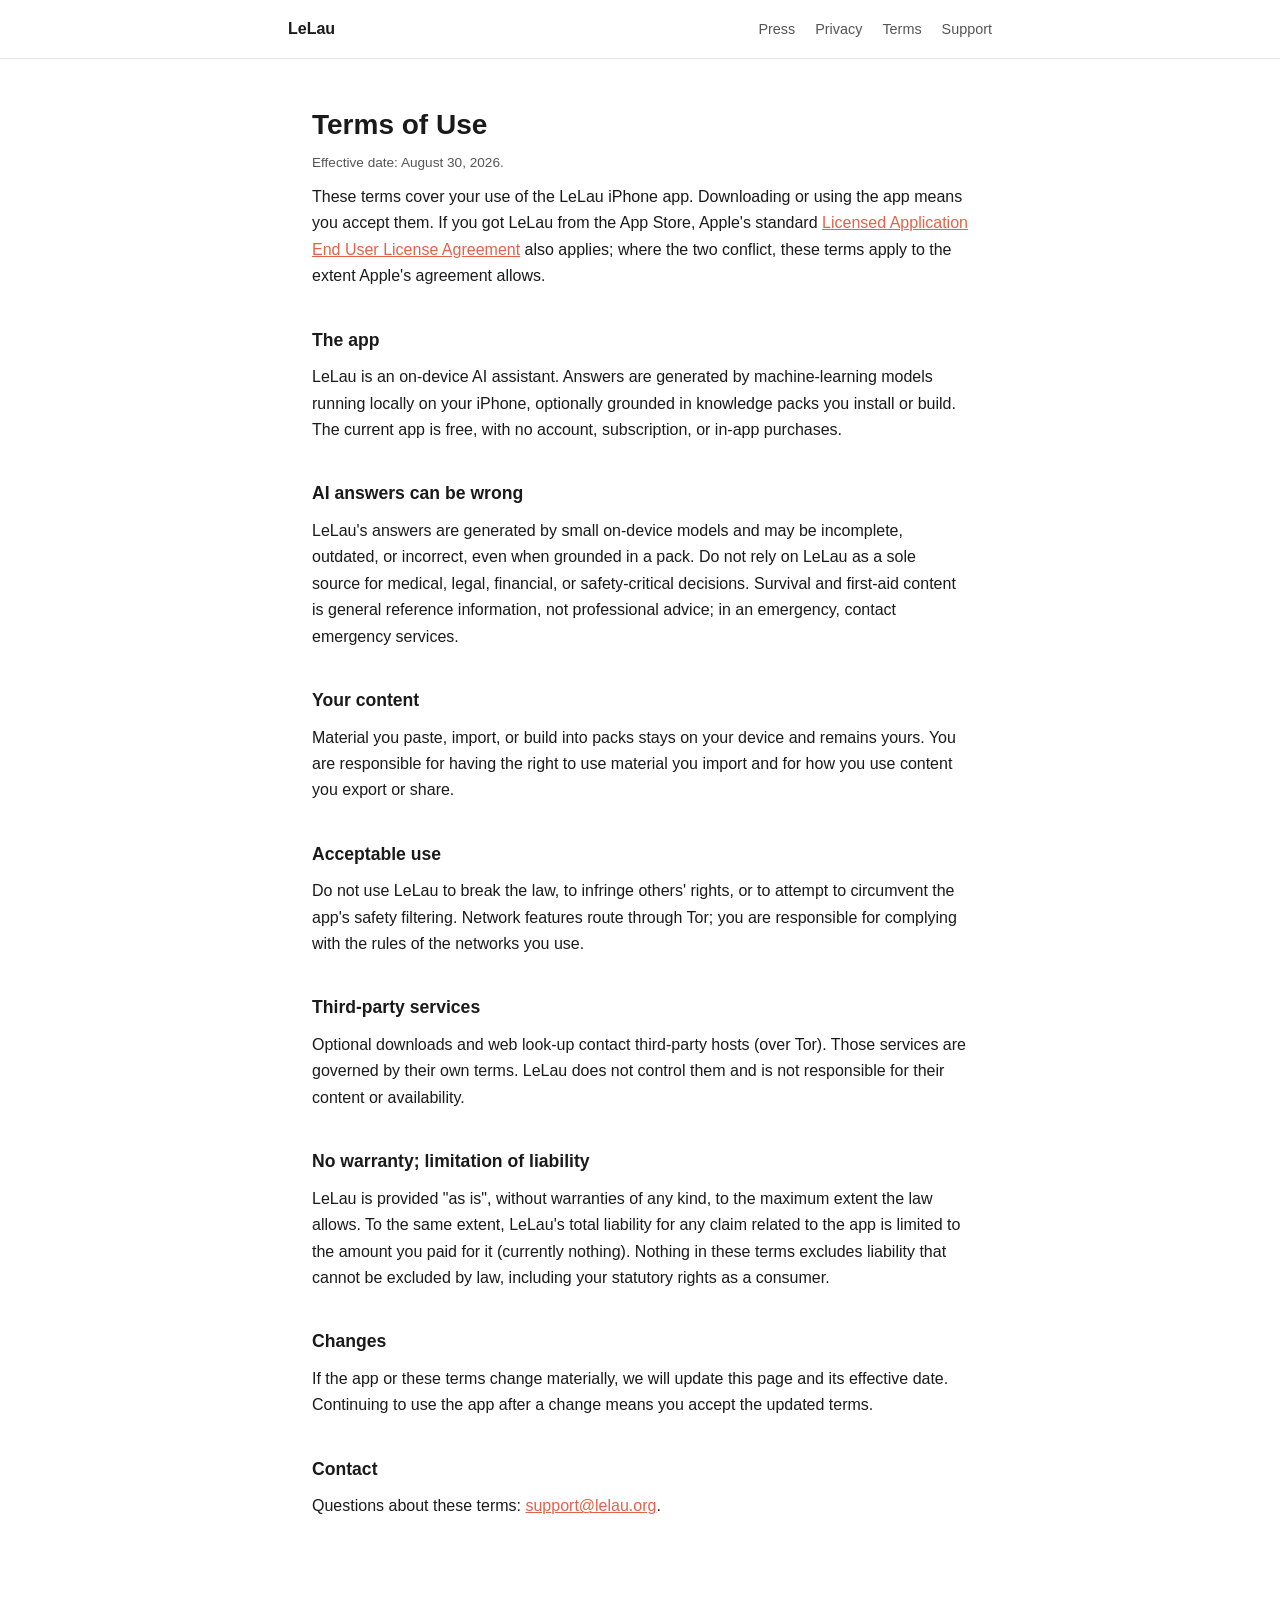
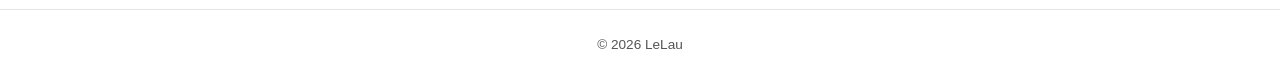
<file: terms.html>
<!doctype html>
<html lang="en">
<head>
<meta charset="utf-8">
<meta name="viewport" content="width=device-width, initial-scale=1">
<title>Terms of Use — LeLau</title>
<link rel="stylesheet" href="style.css">
</head>
<body>
<header class="site">
  <nav>
    <a class="brand" href="index.html">LeLau</a>
    <a href="press.html">Press</a>
    <a href="privacy.html">Privacy</a>
    <a href="terms.html">Terms</a>
    <a href="support.html">Support</a>
  </nav>
</header>
<main>
  <h1>Terms of Use</h1>
  <p class="muted small">Effective date: August 30, 2026.</p>

  <p>These terms cover your use of the LeLau iPhone app. Downloading or using the app means you accept them. If you got LeLau from the App Store, Apple's standard <a href="https://www.apple.com/legal/internet-services/itunes/dev/stdeula/">Licensed Application End User License Agreement</a> also applies; where the two conflict, these terms apply to the extent Apple's agreement allows.</p>

  <h2>The app</h2>
  <p>LeLau is an on-device AI assistant. Answers are generated by machine-learning models running locally on your iPhone, optionally grounded in knowledge packs you install or build. The current app is free, with no account, subscription, or in-app purchases.</p>

  <h2>AI answers can be wrong</h2>
  <p>LeLau's answers are generated by small on-device models and may be incomplete, outdated, or incorrect, even when grounded in a pack. Do not rely on LeLau as a sole source for medical, legal, financial, or safety-critical decisions. Survival and first-aid content is general reference information, not professional advice; in an emergency, contact emergency services.</p>

  <h2>Your content</h2>
  <p>Material you paste, import, or build into packs stays on your device and remains yours. You are responsible for having the right to use material you import and for how you use content you export or share.</p>

  <h2>Acceptable use</h2>
  <p>Do not use LeLau to break the law, to infringe others' rights, or to attempt to circumvent the app's safety filtering. Network features route through Tor; you are responsible for complying with the rules of the networks you use.</p>

  <h2>Third-party services</h2>
  <p>Optional downloads and web look-up contact third-party hosts (over Tor). Those services are governed by their own terms. LeLau does not control them and is not responsible for their content or availability.</p>

  <h2>No warranty; limitation of liability</h2>
  <p>LeLau is provided "as is", without warranties of any kind, to the maximum extent the law allows. To the same extent, LeLau's total liability for any claim related to the app is limited to the amount you paid for it (currently nothing). Nothing in these terms excludes liability that cannot be excluded by law, including your statutory rights as a consumer.</p>

  <h2>Changes</h2>
  <p>If the app or these terms change materially, we will update this page and its effective date. Continuing to use the app after a change means you accept the updated terms.</p>

  <h2>Contact</h2>
  <p>Questions about these terms: <a href="mailto:support@lelau.org">support@lelau.org</a>.</p>
</main>
<footer>&copy; 2026 LeLau</footer>
</body>
</html>
</file>
<file: style.css>
:root {
  --bg: #ffffff;
  --fg: #1a1a1a;
  --muted: #555555;
  --accent: #e0634a;
  --border: #e5e5e5;
  --card: #fafafa;
}
@media (prefers-color-scheme: dark) {
  :root {
    --bg: #0d0d0d;
    --fg: #f0f0f0;
    --muted: #a0a0a0;
    --accent: #ff7a5c;
    --border: #262626;
    --card: #161616;
  }
}
* { box-sizing: border-box; }
body {
  margin: 0;
  background: var(--bg);
  color: var(--fg);
  font: 16px/1.65 -apple-system, BlinkMacSystemFont, "Segoe UI", Roboto, sans-serif;
  -webkit-font-smoothing: antialiased;
}
main {
  max-width: 44rem;
  margin: 0 auto;
  padding: 3rem 1.5rem 5rem;
}
header.site {
  border-bottom: 1px solid var(--border);
  padding: 1rem 1.5rem;
}
header.site nav {
  max-width: 44rem;
  margin: 0 auto;
  display: flex;
  gap: 1.25rem;
  align-items: baseline;
}
header.site a { color: var(--muted); text-decoration: none; font-size: 0.9rem; }
header.site a:hover { color: var(--fg); }
header.site a.brand { color: var(--fg); font-weight: 600; font-size: 1rem; margin-right: auto; }
h1 { font-size: 1.75rem; line-height: 1.25; margin: 0 0 0.5rem; }
h2 { font-size: 1.1rem; margin: 2.25rem 0 0.5rem; }
p { margin: 0.6rem 0; }
.muted { color: var(--muted); }
.small { font-size: 0.85rem; }
ul { padding-left: 1.25rem; margin: 0.6rem 0; }
li { margin: 0.4rem 0; }
li::marker { color: var(--accent); }
a { color: var(--accent); }
.card {
  background: var(--card);
  border: 1px solid var(--border);
  border-radius: 12px;
  padding: 1rem 1.25rem;
  margin: 1rem 0;
}
footer {
  border-top: 1px solid var(--border);
  padding: 1.5rem;
  text-align: center;
  color: var(--muted);
  font-size: 0.85rem;
}

/* --- press kit --- */
.assets { display: flex; flex-wrap: wrap; gap: 1rem; margin: 1rem 0; }
.asset {
  display: flex; flex-direction: column; align-items: center; gap: 0.5rem;
  width: 8.5rem; padding: 1rem 0.5rem; text-decoration: none; color: var(--muted);
  background: var(--card); border: 1px solid var(--border); border-radius: 12px; font-size: 0.85rem;
}
.asset img { width: 96px; height: 96px; }
.shots { display: grid; grid-template-columns: repeat(auto-fill, minmax(9.5rem, 1fr)); gap: 0.75rem; margin: 1rem 0; }
.shots img { width: 100%; height: auto; border-radius: 10px; border: 1px solid var(--border); display: block; }

/* --- email capture --- */
.subscribe { margin: 2.25rem 0 1rem; padding: 1rem 1.25rem; background: var(--card); border: 1px solid var(--border); border-radius: 12px; }
.subscribe h2 { margin-top: 0; }
.subscribe form { display: flex; flex-wrap: wrap; gap: 0.5rem; margin-top: 0.75rem; }
.subscribe input {
  flex: 1 1 14rem; min-width: 0; padding: 0.6rem 0.8rem; font: inherit;
  color: var(--fg); background: var(--bg); border: 1px solid var(--border); border-radius: 8px;
}
.subscribe button {
  padding: 0.6rem 1.1rem; font: inherit; font-weight: 600; color: #fff;
  background: var(--accent); border: 0; border-radius: 8px; cursor: pointer;
}
.subscribe input:focus-visible, .subscribe button:focus-visible { outline: 2px solid var(--accent); outline-offset: 2px; }
.visually-hidden { position: absolute; width: 1px; height: 1px; overflow: hidden; clip: rect(0 0 0 0); white-space: nowrap; }

/* --- home --- */
.lead { font-size: 1.1rem; color: var(--fg); }
.button {
  display: inline-block; margin: 0.5rem 0 0.75rem; padding: 0.7rem 1.2rem;
  font-weight: 600; color: #fff; background: var(--accent); border-radius: 10px; text-decoration: none;
}
.button:focus-visible { outline: 2px solid var(--accent); outline-offset: 2px; }
.faq h3 { font-size: 1rem; margin: 1.5rem 0 0.25rem; }
</file>
